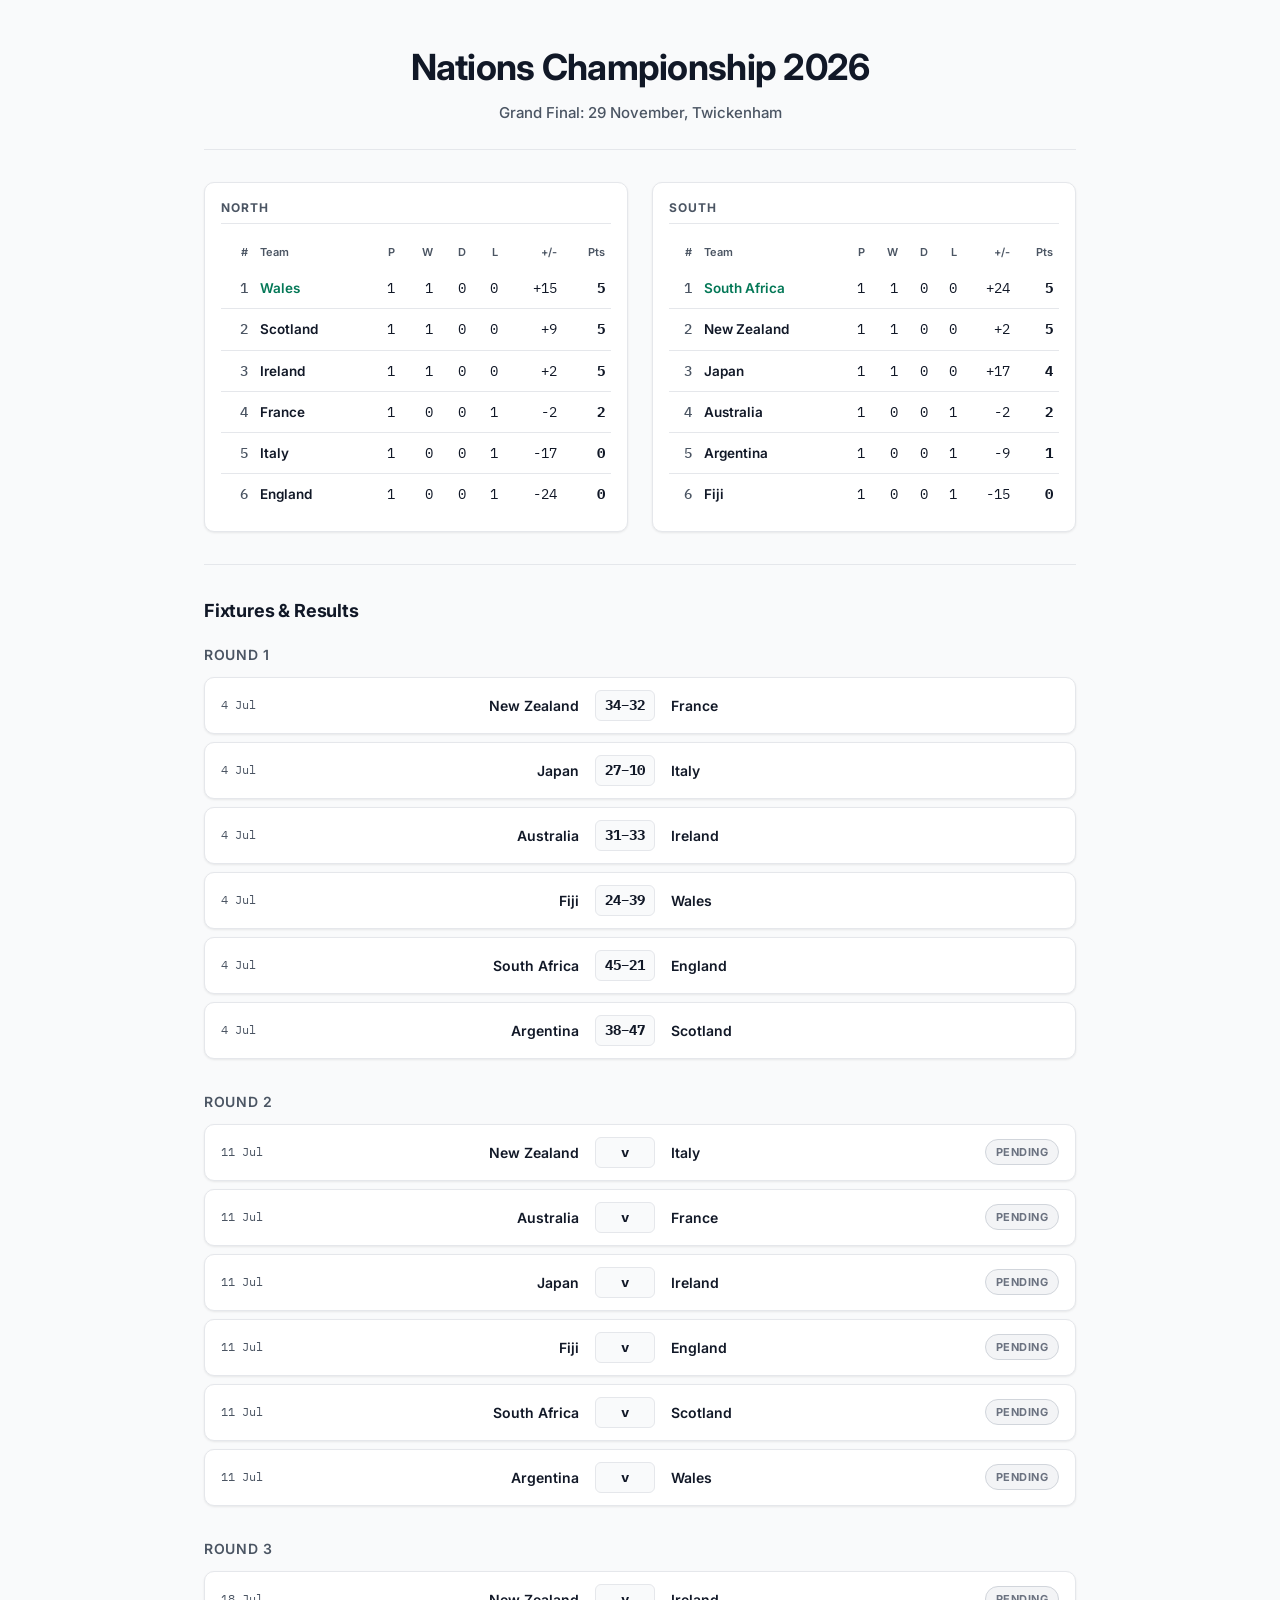
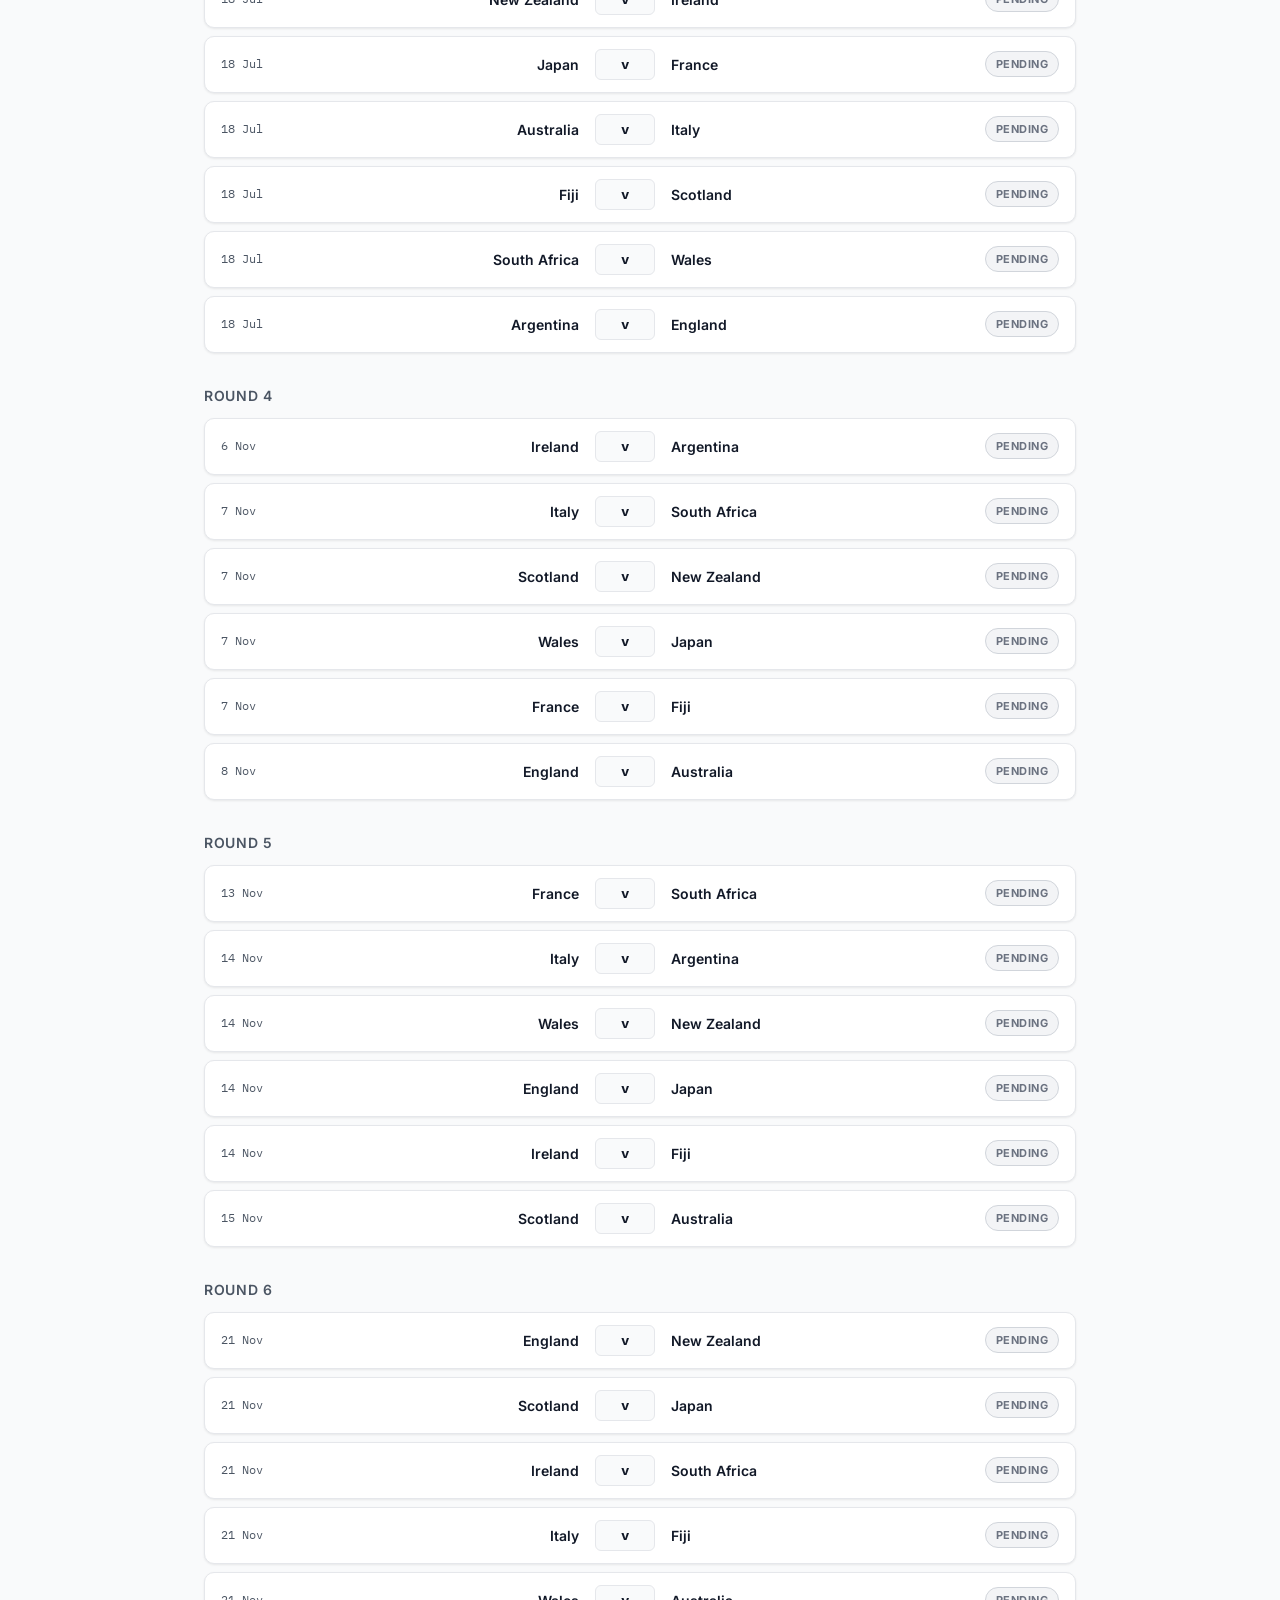
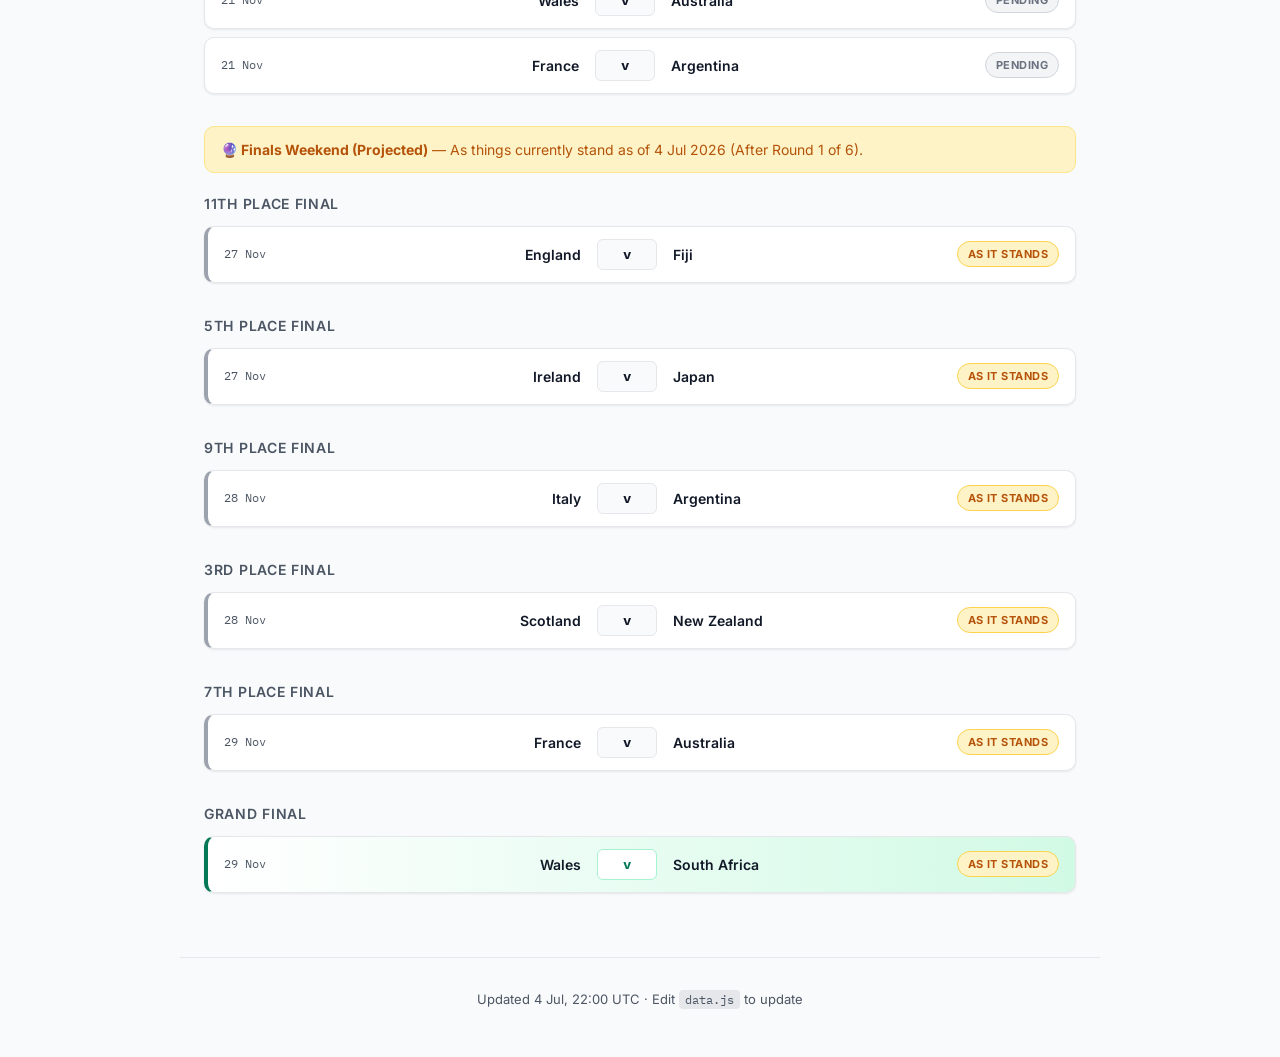
<file: index.html>
<!DOCTYPE html>
<html lang="en">
<head>
<meta charset="UTF-8" />
<meta name="viewport" content="width=device-width, initial-scale=1.0" />
<title>Nations Championship 2026</title>
<meta name="description" content="Standings and results for the 2026 Nations Championship." />
<link rel="preconnect" href="https://fonts.googleapis.com">
<link rel="preconnect" href="https://fonts.gstatic.com" crossorigin>
<link href="https://fonts.googleapis.com/css2?family=IBM+Plex+Mono:wght@500;600&family=Inter:wght@400;500;600;700&display=swap" rel="stylesheet">
<link rel="stylesheet" href="styles.css">
</head>
<body>

<header class="wrap">
  <h1>Nations Championship 2026</h1>
  <p class="sub">Grand Final: 29 November, Twickenham</p>
</header>

<main class="wrap">

  <section class="section" id="standings">
    <div class="tables-grid">
      <div class="table-panel" id="table-north">
        <h2>North</h2>
        <table>
          <thead>
            <tr><th>#</th><th>Team</th><th>P</th><th>W</th><th>D</th><th>L</th><th>+/-</th><th>Pts</th></tr>
          </thead>
          <tbody></tbody>
        </table>
      </div>

      <div class="table-panel" id="table-south">
        <h2>South</h2>
        <table>
          <thead>
            <tr><th>#</th><th>Team</th><th>P</th><th>W</th><th>D</th><th>L</th><th>+/-</th><th>Pts</th></tr>
          </thead>
          <tbody></tbody>
        </table>
      </div>
    </div>
  </section>

  <section class="section" id="fixtures-section">
    <h2 class="section-title">Fixtures &amp; Results</h2>
    <div id="fixtures"></div>
  </section>

</main>

<footer class="wrap">
  Updated <span id="last-updated">—</span> · Edit <code>data.js</code> to update
</footer>

<script src="data.js"></script>
<script src="app.js"></script>
</body>
</html>
</file>
<file: styles.css>
/* ============================================================
   NATIONS CHAMPIONSHIP 2026 — MODERN LAYOUT & BADGES
   ============================================================ */

:root {
  --bg: #F9FAFB;
  --card-bg: #FFFFFF;
  --ink: #111827;
  --muted: #4B5563;
  --line: #E5E7EB;
  --accent: #047857;
  --accent-light: #D1FAE5;
  --amber: #B45309;
  --amber-light: #FEF3C7;
  --radius: 10px;
  --shadow: 0 1px 3px rgba(0,0,0,0.05), 0 1px 2px rgba(0,0,0,0.03);
}

* { box-sizing: border-box; }

body {
  margin: 0;
  background: var(--bg);
  color: var(--ink);
  font-family: 'Inter', -apple-system, BlinkMacSystemFont, sans-serif;
  line-height: 1.5;
  font-size: 15px;
}

h1, h2, h3 { margin: 0; font-weight: 700; color: var(--ink); }

.wrap {
  max-width: 920px;
  margin: 0 auto;
  padding: 0 24px;
}

/* ---------------- HEADER ---------------- */
header.wrap {
  padding: 40px 24px 24px;
  text-align: center;
}

header h1 {
  font-size: clamp(26px, 4.5vw, 36px);
  letter-spacing: -0.02em;
}

header .sub {
  margin: 8px 0 0;
  color: var(--muted);
  font-size: 15px;
  font-weight: 500;
}

/* ---------------- SECTIONS ---------------- */
.section {
  padding: 32px 0;
  border-top: 1px solid var(--line);
}

.section-title {
  font-size: 18px;
  margin-bottom: 20px;
  letter-spacing: -0.01em;
}

/* ---------------- STANDINGS TABLES ---------------- */
.tables-grid {
  display: grid;
  grid-template-columns: 1fr 1fr;
  gap: 24px;
}

@media (max-width: 768px) {
  .tables-grid { grid-template-columns: 1fr; }
}

.table-panel {
  background: var(--card-bg);
  border: 1px solid var(--line);
  border-radius: var(--radius);
  padding: 16px;
  box-shadow: var(--shadow);
}

.table-panel h2 {
  font-size: 12px;
  text-transform: uppercase;
  letter-spacing: 0.08em;
  color: var(--muted);
  margin-bottom: 12px;
  border-bottom: 1px solid var(--line);
  padding-bottom: 6px;
}

table {
  width: 100%;
  border-collapse: collapse;
  font-size: 13.5px;
}

thead th {
  text-align: left;
  padding: 8px 6px;
  font-size: 11px;
  color: var(--muted);
  font-weight: 600;
}

thead th:not(:nth-child(2)) { text-align: right; }

tbody td {
  padding: 10px 6px;
  border-bottom: 1px solid var(--line);
  font-family: 'IBM Plex Mono', monospace;
  text-align: right;
}

tbody td.team-cell { text-align: left; font-family: 'Inter', sans-serif; font-weight: 600; }
tbody td.rank { color: var(--muted); font-weight: 500; }
tbody tr:last-child td { border-bottom: none; }
tbody tr.is-leader td.team-cell { color: var(--accent); }
td.pts { font-weight: 700; color: var(--ink); }

/* ---------------- FINALS NOTICE BANNER ---------------- */
.finals-banner {
  padding: 12px 16px;
  border-radius: var(--radius);
  font-size: 14px;
  margin-bottom: 20px;
  border: 1px solid transparent;
}

.finals-banner.is-projected {
  background-color: var(--amber-light);
  color: var(--amber);
  border-color: #FDE68A;
}

.finals-banner.is-confirmed {
  background-color: var(--accent-light);
  color: var(--accent);
  border-color: #A7F3D0;
}

/* ---------------- FIXTURES ROW ---------------- */
.round-block { margin-bottom: 32px; }

.round-block h3 {
  font-size: 14px;
  color: var(--muted);
  text-transform: uppercase;
  letter-spacing: 0.05em;
  font-weight: 600;
  margin: 0 0 12px;
}

.match-list {
  display: flex;
  flex-direction: column;
  gap: 8px;
}

.match-row {
  background: var(--card-bg);
  border: 1px solid var(--line);
  padding: 12px 16px;
  border-radius: var(--radius);
  display: grid;
  grid-template-columns: 80px 1.5fr 60px 1.5fr 110px;
  align-items: center;
  gap: 16px;
  font-size: 14px;
  box-shadow: var(--shadow);
}

@media (max-width: 640px) {
  .match-row { 
    grid-template-columns: 1fr; 
    gap: 6px; 
    text-align: center;
  }
  .match-row .home { text-align: center; }
  .match-row .away { text-align: center; }
  .match-row .status-cell { justify-self: center; }
}

.match-row .date {
  font-family: 'IBM Plex Mono', monospace;
  font-size: 12px;
  color: var(--muted);
}

.match-row .home { text-align: right; font-weight: 600; }
.match-row .away { text-align: left; font-weight: 600; }

.match-row .score {
  font-family: 'IBM Plex Mono', monospace;
  font-weight: 700;
  background: var(--bg);
  padding: 4px 8px;
  border-radius: 6px;
  text-align: center;
  white-space: nowrap;
  border: 1px solid var(--line);
}

/* Featured Styling for Finals Weekend Rows */
.match-row.finals-bracket {
  border-left: 4px solid #9CA3AF;
}

.match-row.is-final {
  border-left: 4px solid var(--accent);
  background: linear-gradient(to right, #FFFFFF, var(--accent-light));
}

.match-row.is-final .score {
  color: var(--accent);
  border-color: #A7F3D0;
  background: #FFFFFF;
}

.status-cell {
  justify-self: end;
}

/* Status Badges */
.badge {
  display: inline-block;
  font-size: 11px;
  font-weight: 700;
  text-transform: uppercase;
  letter-spacing: 0.04em;
  padding: 4px 10px;
  border-radius: 20px;
  border: 1px solid transparent;
  white-space: nowrap;
}

.badge-projected {
  background-color: var(--amber-light);
  color: var(--amber);
  border-color: #FCD34D;
}

.badge-confirmed {
  background-color: var(--accent-light);
  color: var(--accent);
  border-color: #6EE7B7;
}

.badge-pending {
  background-color: #F3F4F6;
  color: #6B7280;
  border-color: #D1D5DB;
}

/* ---------------- FOOTER ---------------- */
footer.wrap {
  padding: 32px 24px 48px;
  color: var(--muted);
  font-size: 13px;
  border-top: 1px solid var(--line);
  text-align: center;
}

footer code {
  background: #E5E7EB;
  padding: 2px 6px;
  border-radius: 4px;
  font-family: 'IBM Plex Mono', monospace;
  font-size: 12px;
}
</file>
